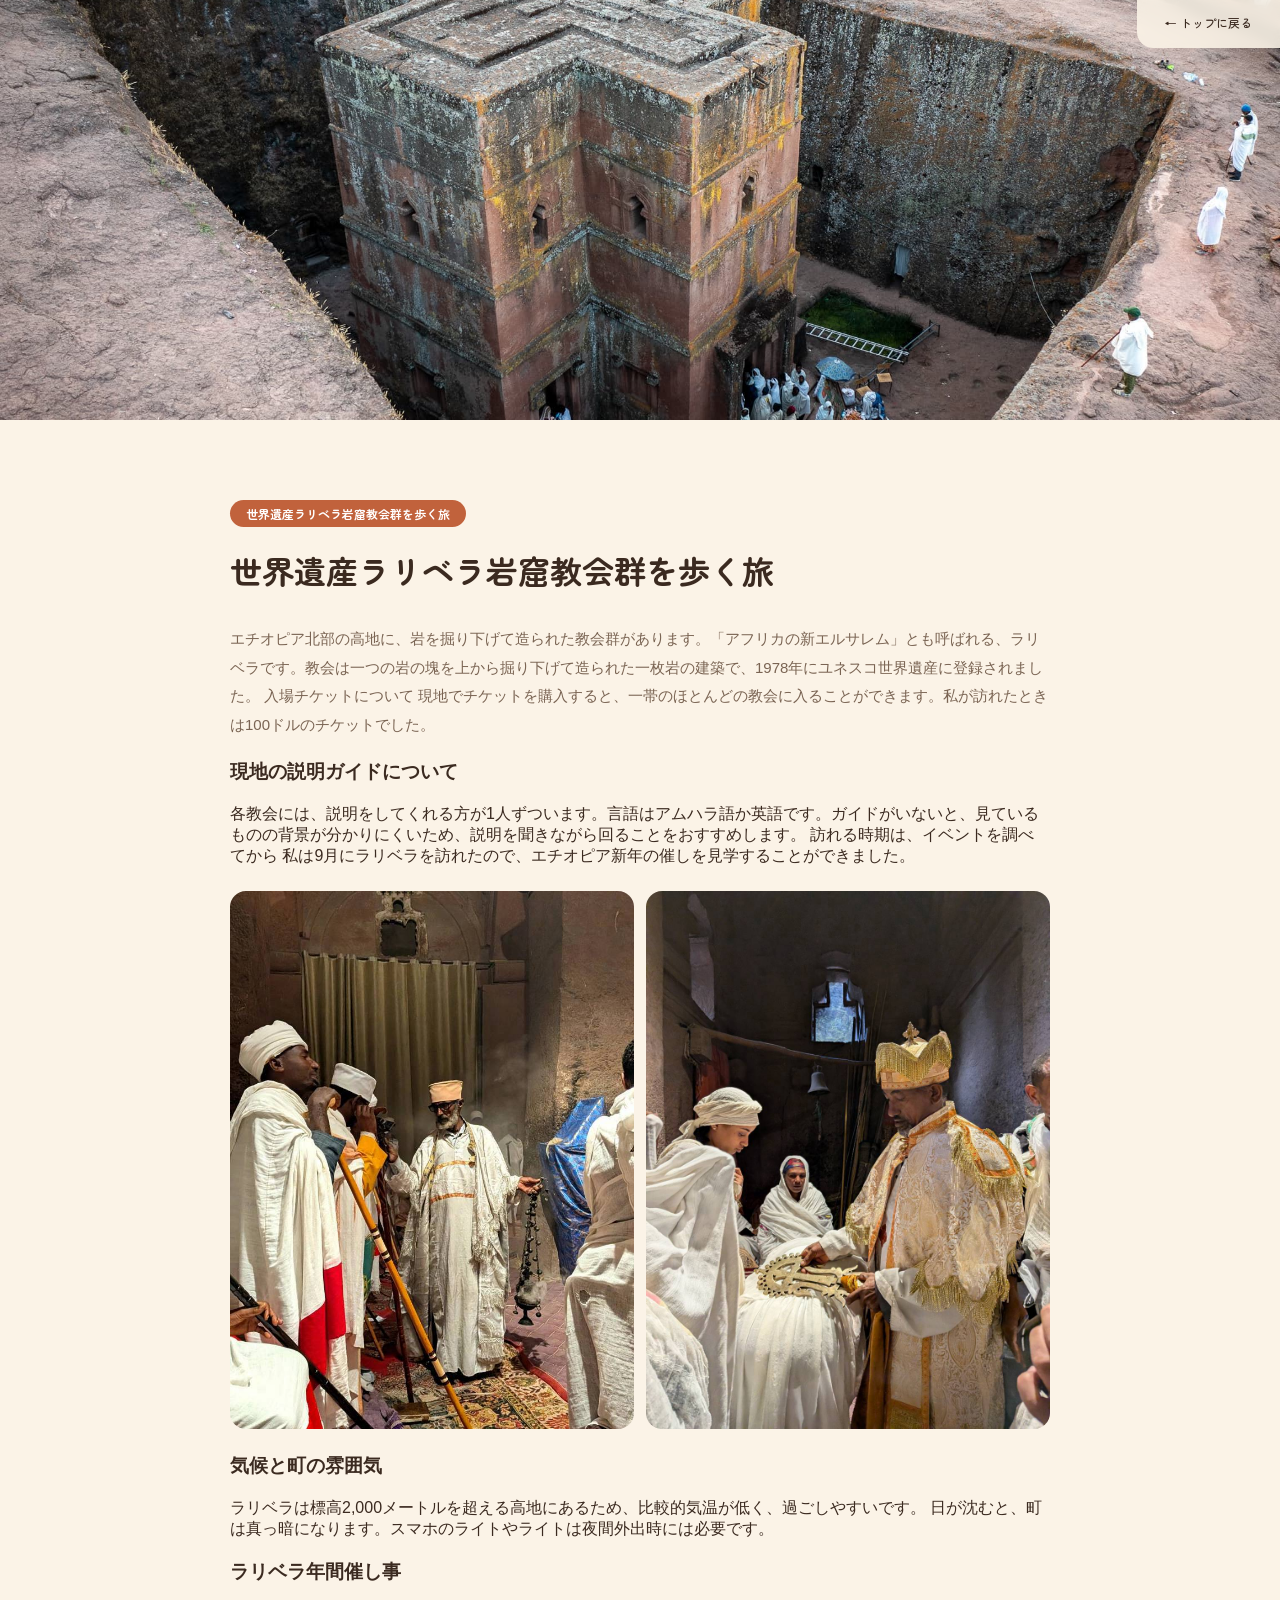
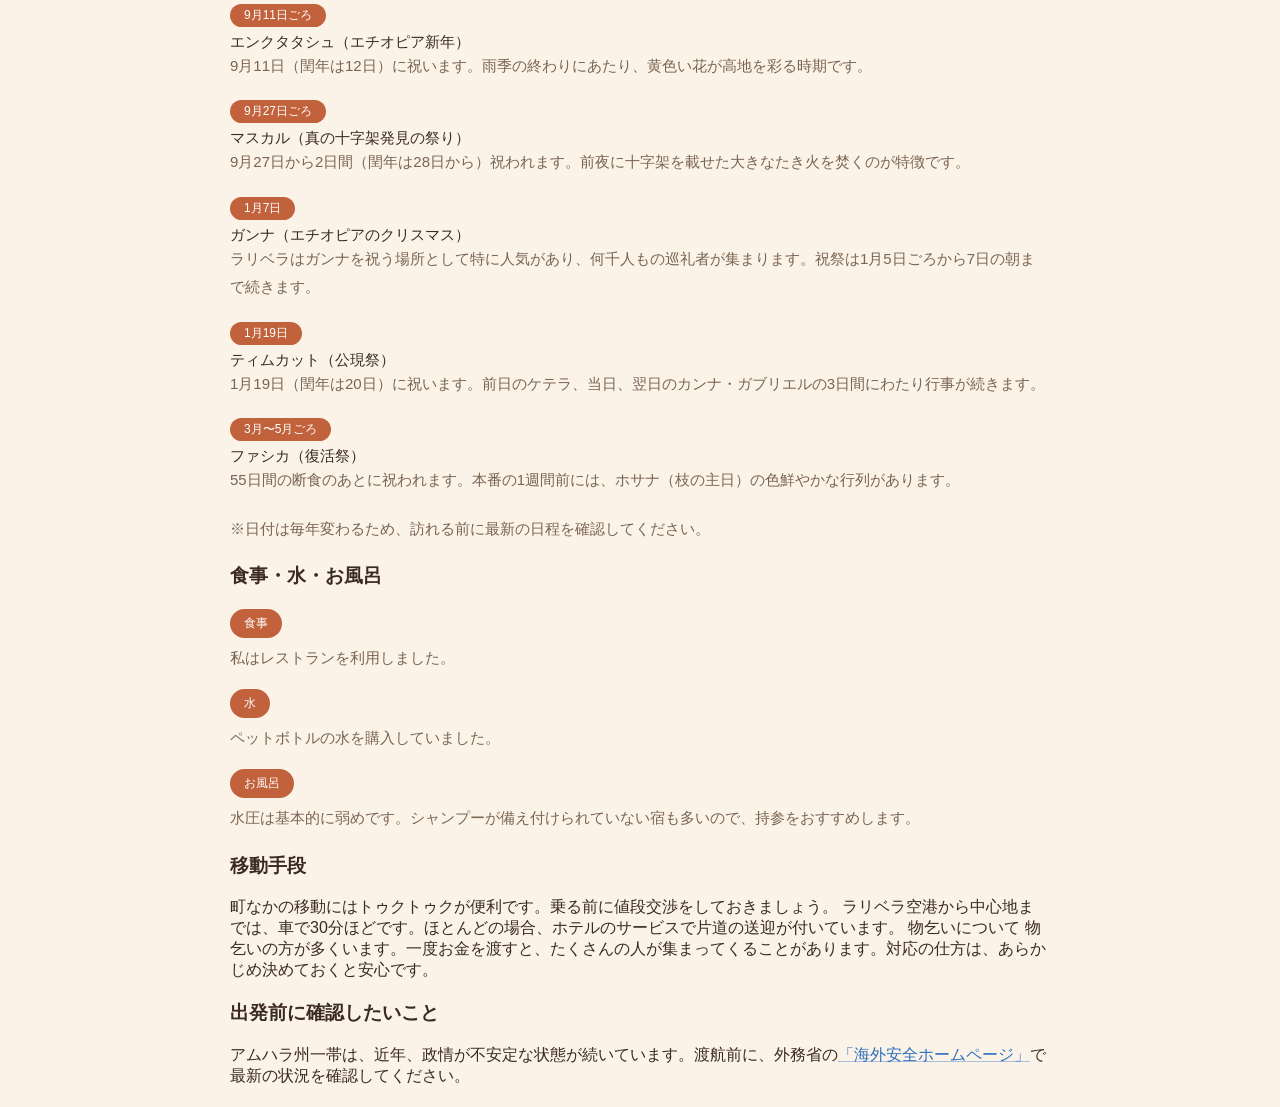
<file: articles/spot-a.html>
<!DOCTYPE html>
<html lang="ja">
<head>
<meta charset="UTF-8">
<meta name="viewport" content="width=device-width, initial-scale=1.0">
<title>スポットA | Echiopia</title>
<link rel="icon" type="image/svg+xml" href="../assets/favicon.svg">
<link rel="preconnect" href="https://fonts.googleapis.com">
<link rel="preconnect" href="https://fonts.gstatic.com" crossorigin>
<link href="https://fonts.googleapis.com/css2?family=Zen+Maru+Gothic:wght@400;500;700&display=swap" rel="stylesheet">
<link rel="stylesheet" href="../css/base.css">
<link rel="stylesheet" href="../css/header.css">
<link rel="stylesheet" href="../css/hero.css">
<link rel="stylesheet" href="../css/recommend.css">
<link rel="stylesheet" href="../css/spots.css">
<link rel="stylesheet" href="../css/article.css">
<link rel="stylesheet" href="../css/pricing.css">
<link rel="stylesheet" href="../css/agency.css">
<link rel="stylesheet" href="../css/coupon.css">
<link rel="stylesheet" href="../css/modal.css">
<link rel="stylesheet" href="../css/profile.css">
<link rel="stylesheet" href="../css/responsive.css">
</head>
<body>

<header class="site-header">
  <nav class="site-nav">
    <a class="article-back" href="../index.html#recommend">&larr; トップに戻る</a>
  </nav>
</header>

<div class="article-hero">
  <img src="../assets/images/spot-st-george-church.png" alt="聖ジョージ教会の空撮">
</div>

<main class="section">
  <article class="article-body">
    <span class="article-tag">世界遺産ラリベラ岩窟教会群を歩く旅</span>
    <h1 class="article-title">世界遺産ラリベラ岩窟教会群を歩く旅</h1>
    <p>エチオピア北部の高地に、岩を掘り下げて造られた教会群があります。「アフリカの新エルサレム」とも呼ばれる、ラリベラです。教会は一つの岩の塊を上から掘り下げて造られた一枚岩の建築で、1978年にユネスコ世界遺産に登録されました。
入場チケットについて
現地でチケットを購入すると、一帯のほとんどの教会に入ることができます。私が訪れたときは100ドルのチケットでした。
<h3>現地の説明ガイドについて</h3>
各教会には、説明をしてくれる方が1人ずついます。言語はアムハラ語か英語です。ガイドがいないと、見ているものの背景が分かりにくいため、説明を聞きながら回ることをおすすめします。
訪れる時期は、イベントを調べてから
私は9月にラリベラを訪れたので、エチオピア新年の催しを見学することができました。
<div class="article-image-gallery">
  <img src="../assets/images/lalibela-ceremony-1.jpg" alt="ラリベラの教会で行われる儀式の様子">
  <img src="../assets/images/lalibela-ceremony-2.jpg" alt="司祭が儀式を執り行う様子">
</div>
<h3>気候と町の雰囲気</h3>
ラリベラは標高2,000メートルを超える高地にあるため、比較的気温が低く、過ごしやすいです。
日が沈むと、町は真っ暗になります。スマホのライトやライトは夜間外出時には必要です。

<h3>ラリベラ年間催し事</h3>
<ul class="event-list">
  <li>
    <span class="event-date">9月11日ごろ</span>
    <h4 class="event-name">エンクタタシュ（エチオピア新年）</h4>
    <p class="event-desc">9月11日（閏年は12日）に祝います。雨季の終わりにあたり、黄色い花が高地を彩る時期です。</p>
  </li>
  <li>
    <span class="event-date">9月27日ごろ</span>
    <h4 class="event-name">マスカル（真の十字架発見の祭り）</h4>
    <p class="event-desc">9月27日から2日間（閏年は28日から）祝われます。前夜に十字架を載せた大きなたき火を焚くのが特徴です。</p>
  </li>
  <li>
    <span class="event-date">1月7日</span>
    <h4 class="event-name">ガンナ（エチオピアのクリスマス）</h4>
    <p class="event-desc">ラリベラはガンナを祝う場所として特に人気があり、何千人もの巡礼者が集まります。祝祭は1月5日ごろから7日の朝まで続きます。</p>
  </li>
  <li>
    <span class="event-date">1月19日</span>
    <h4 class="event-name">ティムカット（公現祭）</h4>
    <p class="event-desc">1月19日（閏年は20日）に祝います。前日のケテラ、当日、翌日のカンナ・ガブリエルの3日間にわたり行事が続きます。</p>
  </li>
  <li>
    <span class="event-date">3月〜5月ごろ</span>
    <h4 class="event-name">ファシカ（復活祭）</h4>
    <p class="event-desc">55日間の断食のあとに祝われます。本番の1週間前には、ホサナ（枝の主日）の色鮮やかな行列があります。</p>
  </li>
</ul>
<p class="event-note">※日付は毎年変わるため、訪れる前に最新の日程を確認してください。</p>

<h3>食事・水・お風呂</h3>
<ul class="kv-list">
  <li><span class="kv-term">食事</span><span class="kv-desc">私はレストランを利用しました。</span></li>
  <li><span class="kv-term">水</span><span class="kv-desc">ペットボトルの水を購入していました。</span></li>
  <li><span class="kv-term">お風呂</span><span class="kv-desc">水圧は基本的に弱めです。シャンプーが備え付けられていない宿も多いので、持参をおすすめします。</span></li>
</ul>
<h3>移動手段</h3>
町なかの移動にはトゥクトゥクが便利です。乗る前に値段交渉をしておきましょう。
ラリベラ空港から中心地までは、車で30分ほどです。ほとんどの場合、ホテルのサービスで片道の送迎が付いています。
</h3>物乞いについて</h3>
物乞いの方が多くいます。一度お金を渡すと、たくさんの人が集まってくることがあります。対応の仕方は、あらかじめ決めておくと安心です。
<h3>出発前に確認したいこと</h3>
アムハラ州一帯は、近年、政情が不安定な状態が続いています。渡航前に、外務省の<a href="https://www.anzen.mofa.go.jp/info/pcinfectionspothazardinfo_095.html#ad-image-0" target="_blank" rel="noopener noreferrer">「海外安全ホームページ」</a>で最新の状況を確認してください。
</p>
  </article>
</main>

</body>
</html>
</file>
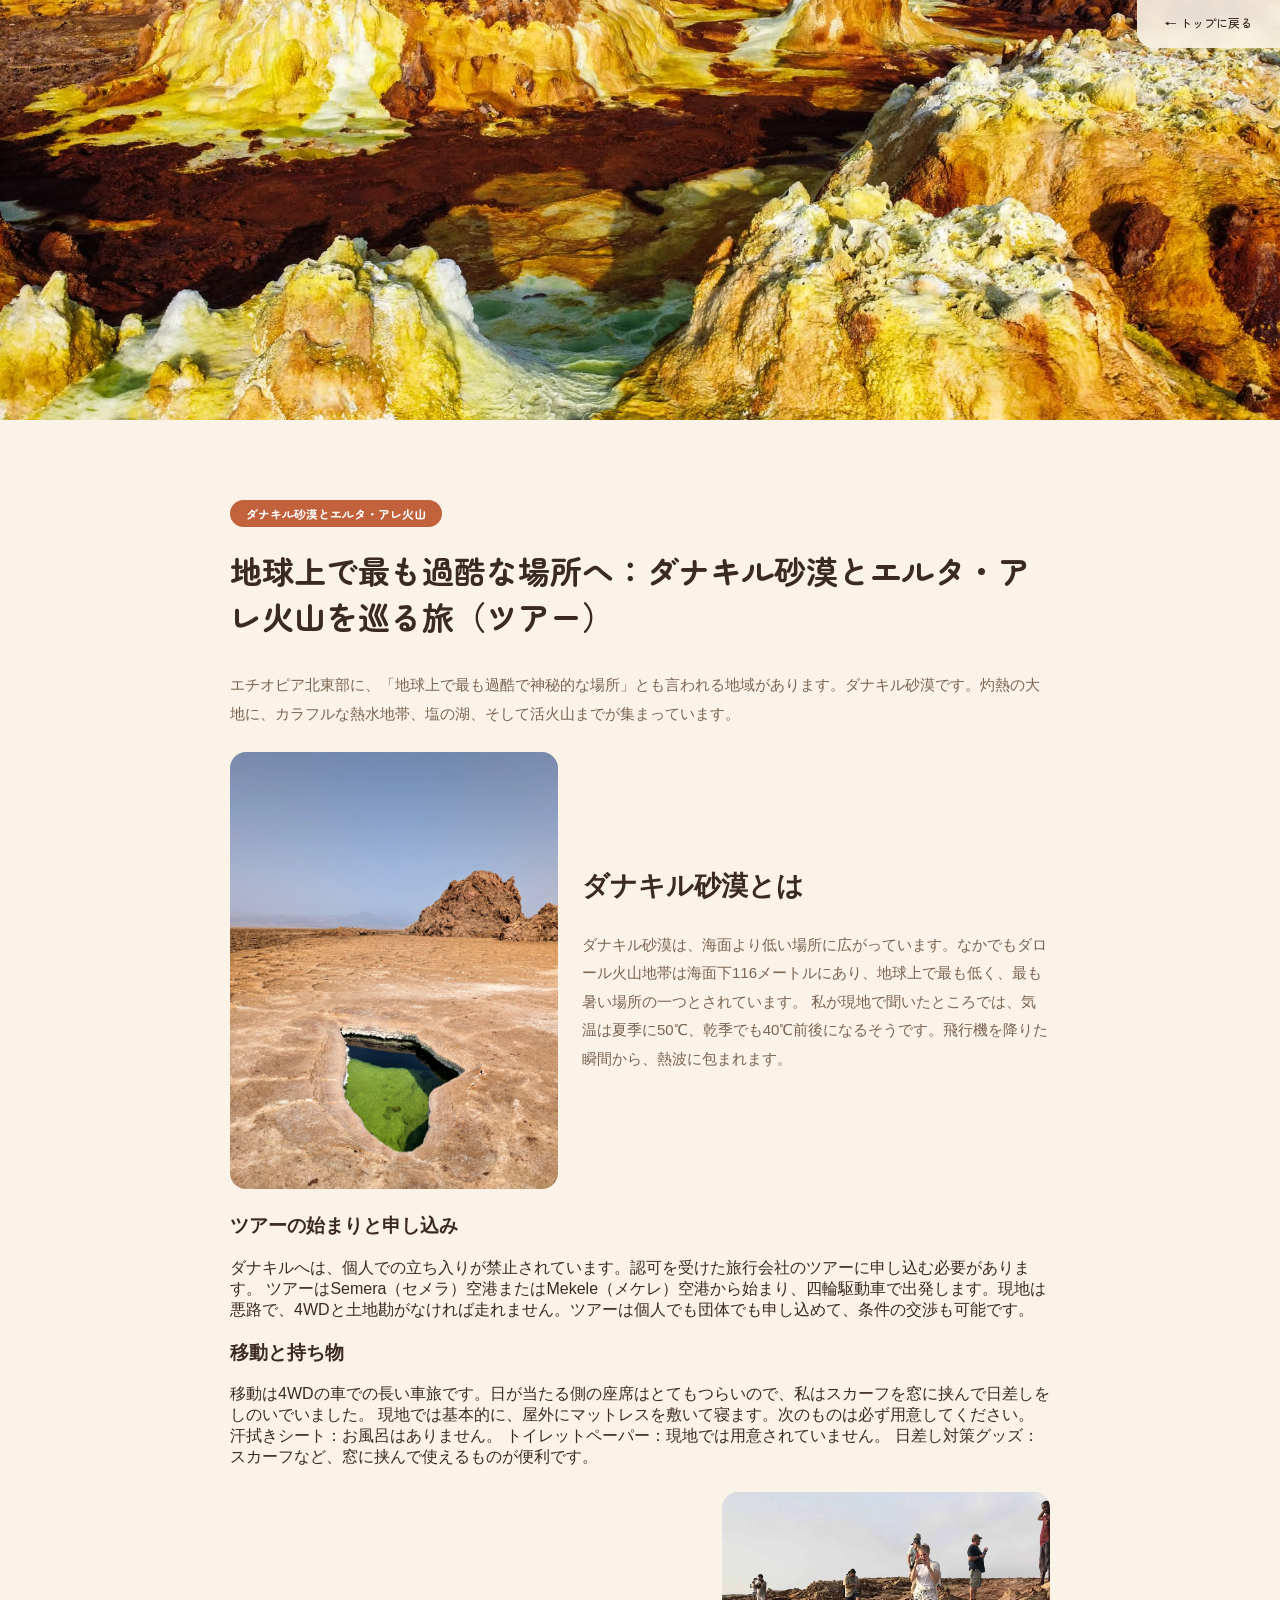
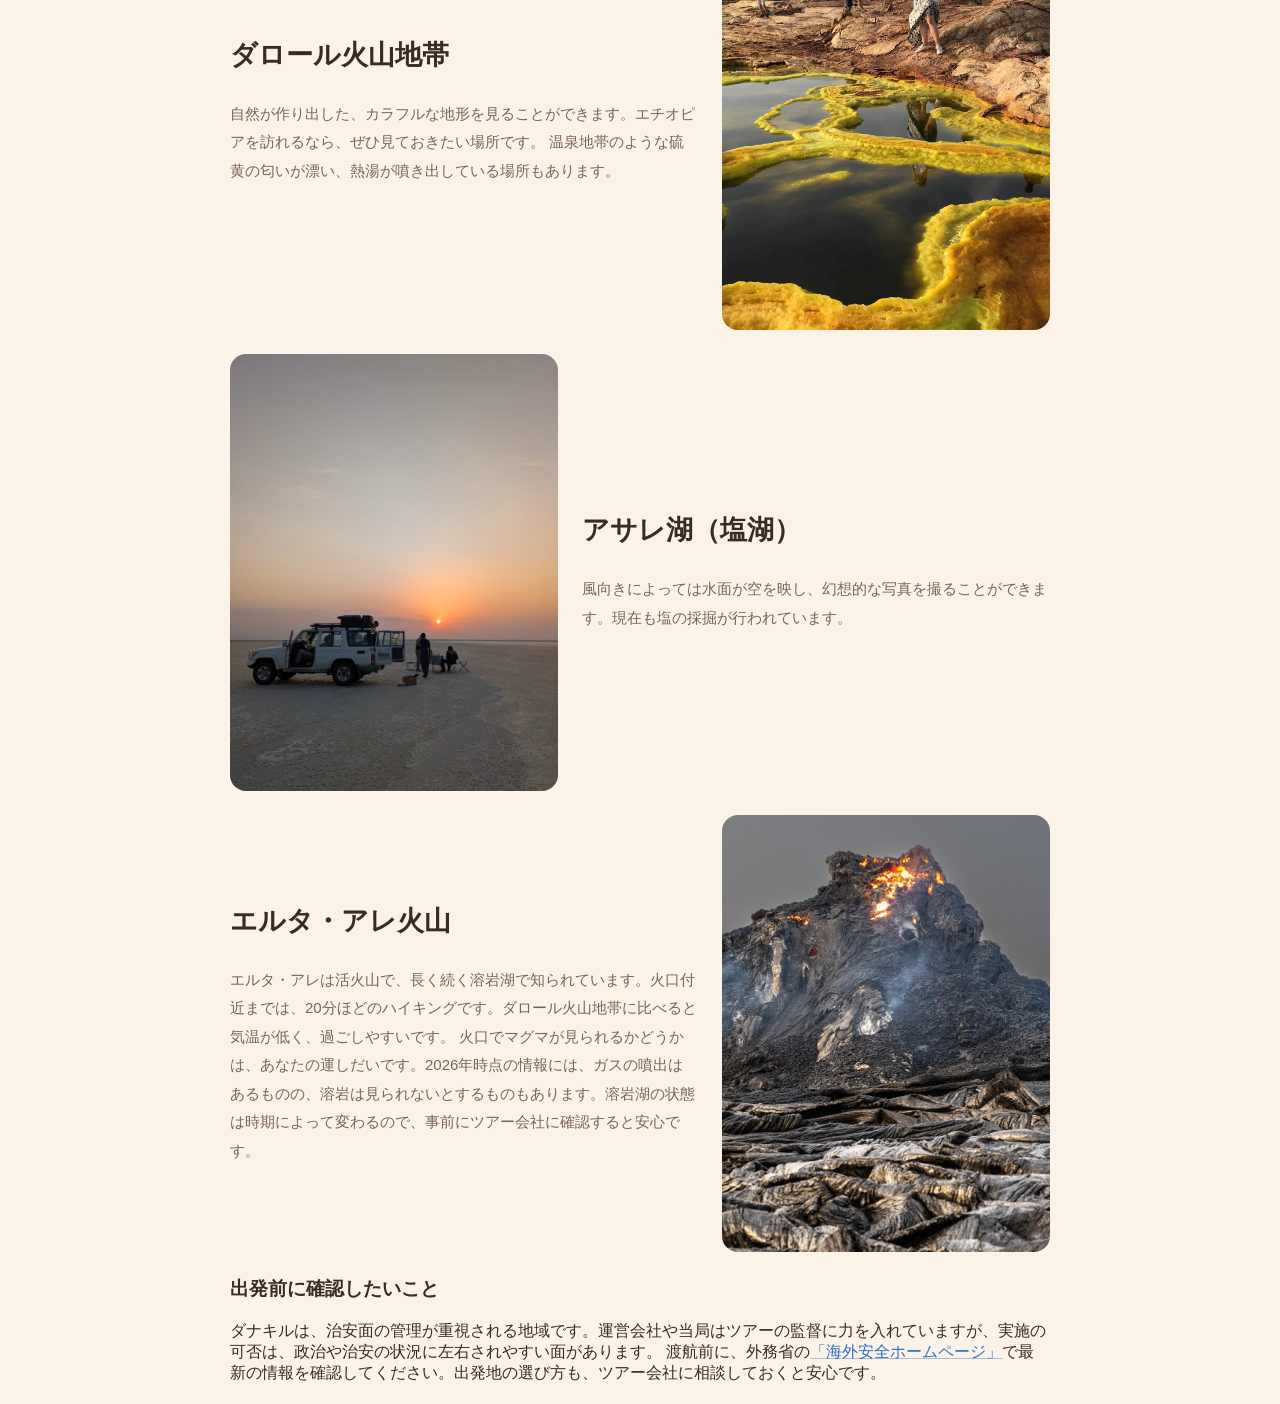
<file: articles/spot-b.html>
<!DOCTYPE html>
<html lang="ja">
<head>
<meta charset="UTF-8">
<meta name="viewport" content="width=device-width, initial-scale=1.0">
<title>ダナキル砂漠とエルタ・アレ火山 | Echiopia</title>
<link rel="icon" type="image/svg+xml" href="../assets/favicon.svg">
<link rel="preconnect" href="https://fonts.googleapis.com">
<link rel="preconnect" href="https://fonts.gstatic.com" crossorigin>
<link href="https://fonts.googleapis.com/css2?family=Zen+Maru+Gothic:wght@400;500;700&display=swap" rel="stylesheet">
<link rel="stylesheet" href="../css/base.css">
<link rel="stylesheet" href="../css/header.css">
<link rel="stylesheet" href="../css/hero.css">
<link rel="stylesheet" href="../css/recommend.css">
<link rel="stylesheet" href="../css/spots.css">
<link rel="stylesheet" href="../css/article.css">
<link rel="stylesheet" href="../css/pricing.css">
<link rel="stylesheet" href="../css/agency.css">
<link rel="stylesheet" href="../css/coupon.css">
<link rel="stylesheet" href="../css/modal.css">
<link rel="stylesheet" href="../css/profile.css">
<link rel="stylesheet" href="../css/responsive.css">
</head>
<body>

<header class="site-header">
  <nav class="site-nav">
    <a class="article-back" href="../index.html#recommend">&larr; トップに戻る</a>
  </nav>
</header>

<div class="article-hero">
  <img src="../assets/images/dallol-wonders-3.png" alt="ダロル奇観の風景">
</div>

<main class="section">
  <article class="article-body">
    <span class="article-tag">ダナキル砂漠とエルタ・アレ火山</span>
    <h1 class="article-title">地球上で最も過酷な場所へ：ダナキル砂漠とエルタ・アレ火山を巡る旅（ツアー）</h1>
    <p>エチオピア北東部に、「地球上で最も過酷で神秘的な場所」とも言われる地域があります。ダナキル砂漠です。灼熱の大地に、カラフルな熱水地帯、塩の湖、そして活火山までが集まっています。
<div class="article-media-row">
  <img src="../assets/images/InShot_20260909_210457527.jpg" alt="塩の大地に空いた穴に緑色の水が溜まるダナキル砂漠の風景">
  <div class="article-media-row__text">
    <h3>ダナキル砂漠とは</h3>
    <p>ダナキル砂漠は、海面より低い場所に広がっています。なかでもダロール火山地帯は海面下116メートルにあり、地球上で最も低く、最も暑い場所の一つとされています。
私が現地で聞いたところでは、気温は夏季に50℃、乾季でも40℃前後になるそうです。飛行機を降りた瞬間から、熱波に包まれます。</p>
  </div>
</div>
<h3>ツアーの始まりと申し込み</h3>
ダナキルへは、個人での立ち入りが禁止されています。認可を受けた旅行会社のツアーに申し込む必要があります。
ツアーはSemera（セメラ）空港またはMekele（メケレ）空港から始まり、四輪駆動車で出発します。現地は悪路で、4WDと土地勘がなければ走れません。ツアーは個人でも団体でも申し込めて、条件の交渉も可能です。
<h3>移動と持ち物</h3>
移動は4WDの車での長い車旅です。日が当たる側の座席はとてもつらいので、私はスカーフを窓に挟んで日差しをしのいでいました。
現地では基本的に、屋外にマットレスを敷いて寝ます。次のものは必ず用意してください。
汗拭きシート：お風呂はありません。
トイレットペーパー：現地では用意されていません。
日差し対策グッズ：スカーフなど、窓に挟んで使えるものが便利です。
<div class="article-media-row">
  <div class="article-media-row__text">
    <h3>ダロール火山地帯</h3>
    <p>自然が作り出した、カラフルな地形を見ることができます。エチオピアを訪れるなら、ぜひ見ておきたい場所です。
温泉地帯のような硫黄の匂いが漂い、熱湯が噴き出している場所もあります。</p>
  </div>
  <img src="../assets/images/Clients in Dallol Witnessing the Wonders of Danakil.jpg" alt="ダロールの硫黄色の塩湖を眺める観光客たち">
</div>
<div class="article-media-row">
  <img src="../assets/images/InShot_20260909_211536329.jpg" alt="塩原で夕日を眺める4WD車と旅行者たち">
  <div class="article-media-row__text">
    <h3>アサレ湖（塩湖）</h3>
    <p>風向きによっては水面が空を映し、幻想的な写真を撮ることができます。現在も塩の採掘が行われています。</p>
  </div>
</div>
<div class="article-media-row">
  <div class="article-media-row__text">
    <h3>エルタ・アレ火山</h3>
    <p>エルタ・アレは活火山で、長く続く溶岩湖で知られています。火口付近までは、20分ほどのハイキングです。ダロール火山地帯に比べると気温が低く、過ごしやすいです。
火口でマグマが見られるかどうかは、あなたの運しだいです。2026年時点の情報には、ガスの噴出はあるものの、溶岩は見られないとするものもあります。溶岩湖の状態は時期によって変わるので、事前にツアー会社に確認すると安心です。</p>
  </div>
  <img src="../assets/images/Erta Ale Eruption Danakil Adventure with Tanian Tours.jpg" alt="塩の大地に空いた穴に緑色の水が溜まるダナキル砂漠の風景">
</div>
<h3>出発前に確認したいこと</h3>
ダナキルは、治安面の管理が重視される地域です。運営会社や当局はツアーの監督に力を入れていますが、実施の可否は、政治や治安の状況に左右されやすい面があります。
渡航前に、外務省の<a href="https://www.anzen.mofa.go.jp/info/pcinfectionspothazardinfo_095.html#ad-image-0" target="_blank" rel="noopener noreferrer">「海外安全ホームページ」</a>で最新の情報を確認してください。出発地の選び方も、ツアー会社に相談しておくと安心です。
</p>
  </article>
</main>

</body>
</html>
</file>
<file: css/base.css>
:root {
  --color-text: #3b2a20;
  --color-text-soft: #7a6453;
  --color-bg: #fbf3e7;
  --color-bg-card: #fffaf2;
  --color-bg-footer: #3f2e22;
  --color-placeholder: #e7d9c3;
  --color-primary: #c1623c;
  --color-primary-dark: #9b4b2c;
  --color-accent: #a3b570;
  --color-accent-green: #006600;
  --color-accent-yellow: #FFD700;
  --color-accent-blue: #0033CC;
  --color-accent-red: #CC0000;
  --color-gold: #d9a441;
  --color-border: #e6d5bd;
  --font-heading: "Zen Maru Gothic", "Hiragino Kaku Gothic ProN", "Hiragino Sans", "Yu Gothic", sans-serif;
  --max-width: 1329px;
  --radius-card: 24px;
}

* {
  box-sizing: border-box;
}

body {
  margin: 0;
  font-family: "Inter", "Hiragino Kaku Gothic ProN", "Hiragino Sans", "Yu Gothic", sans-serif;
  color: var(--color-text);
  background: var(--color-bg);
}

a {
  color: inherit;
  text-decoration: none;
}

img {
  display: block;
  max-width: 100%;
}


/* Sections */
.section {
  max-width: var(--max-width);
  margin: 0 auto;
  padding: 80px 24px 0;
}

.section-title {
  position: relative;
  font-family: var(--font-heading);
  font-size: 36px;
  font-weight: 500;
  margin: 0 0 45px;
  padding-left: 22px;
}

.section-title::before {
  content: "";
  position: absolute;
  left: 0;
  top: 0.2em;
  bottom: 0.2em;
  width: 6px;
  border-radius: 3px;
  background: linear-gradient(180deg, var(--color-primary), var(--color-accent));
}

.section-title--small {
  font-size: 24px;
}
</file>
<file: css/header.css>
/* Header / Nav */
.site-header {
  position: relative;
}

.site-nav {
  position: absolute;
  top: 0;
  right: 0;
  z-index: 10;
  display: flex;
  gap: 24px;
  align-items: center;
  height: 48px;
  padding: 0 28px;
  background: rgba(251, 243, 231, 0.9);
  backdrop-filter: blur(6px);
  border-bottom-left-radius: 16px;
  font-family: var(--font-heading);
  font-size: 12px;
  font-weight: 500;
  color: var(--color-text);
  white-space: nowrap;
}

.site-nav a {
  position: relative;
  padding-bottom: 4px;
}

.site-nav a::after {
  content: "";
  position: absolute;
  left: 0;
  bottom: 0;
  width: 0;
  height: 2px;
  background: var(--color-primary);
  transition: width 0.2s ease;
}

.site-nav a:hover::after,
.site-nav a:focus-visible::after {
  width: 100%;
}

.nav-toggle {
  display: none;
  flex-direction: column;
  justify-content: center;
  align-items: center;
  gap: 5px;
  width: 44px;
  height: 44px;
  position: absolute;
  top: 8px;
  right: 8px;
  z-index: 20;
  border: none;
  border-radius: 50%;
  background: rgba(251, 243, 231, 0.9);
  backdrop-filter: blur(6px);
  box-shadow: 0 4px 12px rgba(59, 42, 32, 0.12);
  cursor: pointer;
}

.nav-toggle__bar {
  display: block;
  width: 20px;
  height: 2px;
  border-radius: 1px;
  background: var(--color-text);
  transition: transform 0.2s ease, opacity 0.2s ease;
}

.nav-toggle[aria-expanded="true"] .nav-toggle__bar:nth-child(1) {
  transform: translateY(7px) rotate(45deg);
}

.nav-toggle[aria-expanded="true"] .nav-toggle__bar:nth-child(2) {
  opacity: 0;
}

.nav-toggle[aria-expanded="true"] .nav-toggle__bar:nth-child(3) {
  transform: translateY(-7px) rotate(-45deg);
}
</file>
<file: css/hero.css>
/* Hero */
.hero {
  position: relative;
  width: 100%;
  height: 537px;
  overflow: hidden;
  -webkit-mask-image: linear-gradient(90deg, transparent 0%, #000 8%, #000 92%, transparent 100%);
  mask-image: linear-gradient(90deg, transparent 0%, #000 8%, #000 92%, transparent 100%);
}

.hero::after {
  content: "";
  position: absolute;
  inset: 0;
  z-index: 1;
  background: linear-gradient(180deg, rgba(59, 42, 32, 0) 50%, rgba(59, 42, 32, 0.4) 100%),
    linear-gradient(90deg, rgba(59, 42, 32, 0.2), rgba(59, 42, 32, 0) 15%, rgba(59, 42, 32, 0) 85%, rgba(59, 42, 32, 0.2));
  pointer-events: none;
}

.hero-track {
  display: flex;
  width: max-content;
  height: 100%;
  animation: hero-scroll 130s linear infinite;
}

.hero-track img {
  height: 100%;
  width: auto;
  max-width: none;
  flex-shrink: 0;
  object-fit: cover;
  box-shadow: inset -1px 0 0 rgba(255, 255, 255, 0.15);
  filter: saturate(1.08) contrast(1.03);
  transform-origin: center center;
  animation: hero-kenburns 32s ease-in-out infinite alternate;
  will-change: transform;
}

.hero-track img:nth-child(odd) { animation-delay: 0s; }
.hero-track img:nth-child(even) { animation-delay: -16s; }

@keyframes hero-scroll {
  from { transform: translateX(0); }
  to { transform: translateX(-50%); }
}

@keyframes hero-kenburns {
  0% { transform: scale(1); }
  100% { transform: scale(1.14); }
}

@media (prefers-reduced-motion: reduce) {
  .hero-track,
  .hero-track img {
    animation: none;
  }
}
</file>
<file: css/recommend.css>
/* Recommend section (2 large cards) */
.recommend-grid {
  display: flex;
  flex-wrap: wrap;
  align-items: flex-start;
  justify-content: space-between;
  gap: 40px;
}

.recommend-card {
  display: block;
  flex: 1 1 420px;
  max-width: 644px;
  background: var(--color-bg-card);
  border: 1px solid var(--color-border);
  border-radius: var(--radius-card);
  box-shadow: 0 12px 28px rgba(59, 42, 32, 0.1);
  overflow: hidden;
  cursor: pointer;
  transition: transform 0.2s ease, box-shadow 0.2s ease;
}

.recommend-card:hover {
  transform: translateY(-4px);
  box-shadow: 0 16px 34px rgba(59, 42, 32, 0.16);
}

.recommend-card img {
  width: 100%;
  height: 410px;
  object-fit: cover;
}

.recommend-card h3 {
  display: block;
  font-family: var(--font-heading);
  font-size: 20px;
  font-weight: 700;
  color: var(--color-text);
  line-height: 1.4;
  margin: 24px 20px 0;
}

.recommend-card p {
  display: -webkit-box;
  -webkit-box-orient: vertical;
  -webkit-line-clamp: 3;
  line-clamp: 3;
  overflow: hidden;
  font-size: 14px;
  font-weight: 500;
  color: var(--color-text-soft);
  line-height: 1.7;
  margin: 10px 20px 24px;
}
</file>
<file: css/spots.css>
/* Spots grid (3 cols x 2 rows) */
.spots-grid {
  display: grid;
  grid-template-columns: repeat(3, minmax(0, 1fr));
  grid-template-rows: repeat(2, minmax(0, 1fr));
  gap: 45px 36px;
}

.spot-card--c1r1 { grid-column: 1; grid-row: 1; }
.spot-card--yellow { grid-column: 2; grid-row: 1; }
.spot-card--red { grid-column: 3; grid-row: 1; }
.spot-card--blue { grid-column: 1; grid-row: 2; }
.spot-card--green { grid-column: 2; grid-row: 2; }
.spot-card--c3r2 { grid-column: 3; grid-row: 2; }

.spot-card {
  background: var(--color-bg-card);
  border: 1px solid var(--color-border);
  border-radius: var(--radius-card);
  box-shadow: 0 10px 24px rgba(59, 42, 32, 0.08);
  overflow: hidden;
  cursor: pointer;
  transition: transform 0.2s ease, box-shadow 0.2s ease;
}

.spot-card img {
  width: 100%;
  height: 267px;
  object-fit: cover;
}

.spot-card h3 {
  display: inline-block;
  font-family: var(--font-heading);
  font-size: 22px;
  font-weight: 700;
  color: var(--color-accent-green);
  margin: 24px 20px 0;
}

.spot-card--yellow h3 {
  color: var(--color-accent-yellow);
  -webkit-text-stroke: 1px #997a00;
  paint-order: stroke fill;
}

.spot-card--red h3 {
  color: var(--color-accent-red);
}

.spot-card--blue h3 {
  color: var(--color-accent-blue);
}

.spot-card p {
  display: -webkit-box;
  -webkit-box-orient: vertical;
  -webkit-line-clamp: 3;
  line-clamp: 3;
  overflow: hidden;
  font-size: 13px;
  font-weight: 500;
  color: var(--color-text-soft);
  line-height: 1.7;
  margin: 10px 20px 24px;
}

.spot-card:hover,
.spot-card:focus-visible {
  transform: translateY(-6px);
  box-shadow: 0 16px 32px rgba(59, 42, 32, 0.18);
  outline: none;
}
</file>
<file: css/article.css>
/* Article page */
.article-back {
  display: inline-flex;
  align-items: center;
  gap: 6px;
  font-size: 12px;
}

.article-hero {
  width: 100%;
  height: 420px;
  overflow: hidden;
}

.article-hero img {
  width: 100%;
  height: 100%;
  object-fit: cover;
}

.article-body {
  max-width: 820px;
  margin: 0 auto;
}

.article-tag {
  display: inline-block;
  font-family: var(--font-heading);
  font-size: 12px;
  font-weight: 700;
  color: #fff;
  background: var(--color-primary);
  padding: 5px 16px;
  border-radius: 999px;
  margin-bottom: 20px;
}

.article-title {
  font-family: var(--font-heading);
  font-size: 32px;
  font-weight: 700;
  color: var(--color-text);
  margin: 0 0 32px;
}

.article-body p {
  font-size: 15px;
  color: var(--color-text-soft);
  line-height: 1.9;
  margin: 0 0 20px;
}

.text-emphasis {
  color: #c1272d;
  font-weight: 500;
}

.article-body a {
  color: #2d6fc1;
  text-decoration: underline;
  text-decoration-color: rgba(45, 111, 193, 0.4);
  transition: color 0.2s ease, text-decoration-color 0.2s ease;
}

.article-body a:hover,
.article-body a:focus-visible {
  color: #1c4f94;
  text-decoration-color: currentColor;
}

.kv-list {
  list-style: none;
  margin: 0 0 20px;
  padding: 0;
}

.kv-list li {
  display: block;
  margin-bottom: 16px;
  font-size: 15px;
  line-height: 1.9;
  color: var(--color-text-soft);
}

.kv-term {
  display: inline-block;
  background: var(--color-primary);
  color: #fff;
  font-size: 12px;
  font-weight: 500;
  padding: 3px 14px;
  border-radius: 999px;
  margin: 0 0 6px;
}

.kv-desc {
  display: block;
}

.event-list {
  list-style: none;
  margin: 0 0 16px;
  padding: 0;
}

.event-list li {
  margin-bottom: 16px;
}

.event-date {
  display: inline-block;
  background: var(--color-primary);
  color: #fff;
  font-size: 12px;
  font-weight: 500;
  padding: 3px 14px;
  border-radius: 999px;
  margin: 0 0 6px;
}

.event-name {
  display: block;
  font-size: 15px;
  font-weight: 500;
  color: var(--color-text);
  margin: 0;
}

.event-desc {
  margin: 4px 0 0;
  font-size: 15px;
  line-height: 1.9;
  color: var(--color-text-soft);
}

.event-note {
  font-size: 13px;
  color: var(--color-text-soft);
}

.article-media-row {
  display: flex;
  align-items: center;
  gap: 24px;
  margin: 24px 0;
}

.article-media-row img {
  flex: 0 0 40%;
  width: 40%;
  height: auto;
  aspect-ratio: 3 / 4;
  object-fit: cover;
  border-radius: 16px;
}

.article-media-row__text {
  flex: 1;
}

.article-media-row__text h3 {
  margin-top: 0;
  font-size: 27px;
}

.article-media-row__text p {
  margin: 0;
}

.article-image-gallery {
  display: grid;
  grid-template-columns: repeat(2, 1fr);
  gap: 12px;
  margin: 24px 0;
}

.article-image-gallery img {
  width: 100%;
  height: auto;
  aspect-ratio: 3 / 4;
  object-fit: cover;
  border-radius: 16px;
}

@media (max-width: 600px) {
  .article-hero { height: 220px; }
  .article-title { font-size: 24px; }
  .article-image-gallery { gap: 8px; }

  .article-media-row {
    flex-direction: column;
    align-items: stretch;
    gap: 16px;
  }

  .article-media-row img {
    width: 100%;
    order: 2;
  }

  .article-media-row__text {
    order: 1;
  }
}
</file>
<file: css/pricing.css>
/* Pricing section */
.pricing-note {
  margin: -25px 0 12px;
  font-size: 13px;
  color: var(--color-text-soft);
}

.pricing-disclaimer {
  display: flex;
  align-items: flex-start;
  gap: 8px;
  margin: 0 0 32px;
  padding: 14px 18px;
  background: var(--color-placeholder);
  border-radius: 12px;
  font-size: 12px;
  line-height: 1.7;
  color: var(--color-text-soft);
}

.pricing-disclaimer::before {
  content: "\24D8";
  flex-shrink: 0;
  font-weight: 700;
  color: var(--color-primary-dark);
}

.price-grid {
  display: flex;
  flex-wrap: wrap;
  align-items: stretch;
  gap: 28px;
}

.price-card {
  position: relative;
  flex: 1 1 300px;
  background: var(--color-bg-card);
  border: 1px solid var(--color-border);
  border-radius: var(--radius-card);
  box-shadow: 0 10px 24px rgba(59, 42, 32, 0.08);
  padding: 32px 28px;
  transition: transform 0.2s ease, box-shadow 0.2s ease;
}

.price-card:hover {
  transform: translateY(-4px);
  box-shadow: 0 16px 32px rgba(59, 42, 32, 0.16);
}

.price-card--featured {
  background: linear-gradient(170deg, var(--color-bg-card), #fdf0dd);
  border: 2px solid var(--color-primary);
  box-shadow: 0 16px 32px rgba(193, 98, 60, 0.18);
  cursor: pointer;
}

.price-card--featured:focus-visible {
  outline: 3px solid var(--color-gold);
  outline-offset: 2px;
}

.price-card__badge {
  position: absolute;
  top: -14px;
  right: 28px;
  font-family: var(--font-heading);
  font-size: 11px;
  font-weight: 700;
  color: #fff;
  background: var(--color-gold);
  padding: 5px 14px;
  border-radius: 999px;
  box-shadow: 0 6px 14px rgba(217, 164, 65, 0.4);
}

.price-card__name {
  font-family: var(--font-heading);
  font-size: 16px;
  font-weight: 700;
  color: var(--color-text);
  margin: 0 0 16px;
}

.price-card__price {
  display: flex;
  align-items: baseline;
  gap: 6px;
  margin: 0 0 24px;
  padding-bottom: 20px;
  border-bottom: 1px dashed var(--color-border);
}

.price-card__amount {
  font-family: var(--font-heading);
  font-size: 32px;
  font-weight: 700;
  color: var(--color-primary-dark);
}

.price-card__unit {
  font-size: 12px;
  color: var(--color-text-soft);
}

.price-card__features {
  list-style: none;
  margin: 0;
  padding: 0;
}

.price-card__features li {
  position: relative;
  font-size: 13px;
  color: var(--color-text-soft);
  line-height: 1.6;
  padding-left: 22px;
  margin-bottom: 10px;
}

.price-card__features li::before {
  content: "\2713";
  position: absolute;
  left: 0;
  top: 0;
  color: var(--color-accent);
  font-weight: 700;
}

.price-card__features li:last-child {
  margin-bottom: 0;
}

.price-card__features strong {
  color: var(--color-primary-dark);
  font-weight: 700;
}
</file>
<file: css/agency.css>
/* Travel agency section */
.agency-card {
  display: flex;
  align-items: center;
  gap: 36px;
  background: var(--color-bg-card);
  border: 1px solid var(--color-border);
  border-radius: var(--radius-card);
  box-shadow: 0 12px 28px rgba(59, 42, 32, 0.1);
  padding: 36px;
}

.agency-card__logo {
  display: flex;
  align-items: center;
  justify-content: center;
  flex-shrink: 0;
  width: 160px;
  height: 120px;
  border-radius: 20px;
  background: #fff;
  padding: 14px;
  box-shadow: 0 4px 14px rgba(59, 42, 32, 0.08);
}

.agency-card__logo img {
  width: 100%;
  height: 100%;
  object-fit: contain;
}

.agency-card__badge {
  display: inline-block;
  font-family: var(--font-heading);
  font-size: 11px;
  font-weight: 700;
  color: var(--color-primary-dark);
  background: #f6ded0;
  padding: 4px 12px;
  border-radius: 999px;
  margin: 0 0 12px;
}

.agency-card__name {
  font-family: var(--font-heading);
  font-size: 20px;
  font-weight: 700;
  color: var(--color-text);
  margin: 0 0 12px;
}

.agency-card__description {
  font-size: 13px;
  color: var(--color-text-soft);
  line-height: 1.8;
  margin: 0 0 18px;
}

.agency-card__link {
  display: inline-flex;
  align-items: center;
  gap: 6px;
  font-size: 12px;
  font-weight: 700;
  color: #fff;
  background: var(--color-primary);
  padding: 10px 22px;
  border-radius: 999px;
  transition: background 0.15s ease;
}

.agency-card__link:hover,
.agency-card__link:focus-visible {
  background: var(--color-primary-dark);
  outline: none;
}

@media (max-width: 600px) {
  .agency-card {
    flex-direction: column;
    text-align: center;
    padding: 28px 24px;
  }
}
</file>
<file: css/coupon.css>
/* Coupon section */
.coupon-grid {
  display: flex;
  flex-wrap: wrap;
  gap: 28px;
}

.coupon-card {
  position: relative;
  display: flex;
  flex: 1 1 320px;
  background: var(--color-bg-card);
  border-radius: var(--radius-card);
  box-shadow: 0 10px 24px rgba(59, 42, 32, 0.08);
  overflow: hidden;
  transition: transform 0.2s ease, box-shadow 0.2s ease;
}

.coupon-card:hover {
  transform: translateY(-4px);
  box-shadow: 0 16px 32px rgba(59, 42, 32, 0.16);
}

.coupon-card::before,
.coupon-card::after {
  content: "";
  position: absolute;
  left: 120px;
  width: 20px;
  height: 20px;
  border-radius: 50%;
  background: var(--color-bg);
  transform: translateX(-50%);
  z-index: 2;
}

.coupon-card::before { top: -10px; }
.coupon-card::after { bottom: -10px; }

.coupon-card__rate {
  position: relative;
  display: flex;
  flex: 0 0 120px;
  flex-direction: column;
  align-items: center;
  justify-content: center;
  background: linear-gradient(160deg, var(--color-primary), var(--color-primary-dark));
  color: #fff;
  font-family: var(--font-heading);
  border-right: 2px dashed rgba(255, 255, 255, 0.5);
}

.coupon-card__percent {
  font-size: 32px;
  font-weight: 700;
  line-height: 1;
}

.coupon-card__percent small {
  font-size: 15px;
  margin-left: 2px;
}

.coupon-card__off {
  margin-top: 6px;
  font-size: 11px;
  letter-spacing: 0.1em;
}

.coupon-card__body {
  flex: 1;
  min-width: 0;
  padding: 20px 24px;
}

.coupon-card__body h3 {
  font-family: var(--font-heading);
  font-size: 15px;
  font-weight: 700;
  color: var(--color-text);
  margin: 0 0 8px;
}

.coupon-card__body p {
  font-size: 12px;
  color: var(--color-text-soft);
  line-height: 1.6;
  margin: 0 0 10px;
}

.coupon-card__code {
  display: inline-flex;
  align-items: center;
  gap: 6px;
  font: inherit;
  font-weight: 700;
  color: var(--color-primary-dark);
  background: var(--color-placeholder);
  border: none;
  padding: 5px 12px;
  border-radius: 6px;
  letter-spacing: 0.05em;
  cursor: pointer;
  transition: background 0.15s ease, color 0.15s ease;
}

.coupon-card__code::after {
  content: "\1F4CB";
  font-size: 11px;
}

.coupon-card__code:hover,
.coupon-card__code:focus-visible {
  background: var(--color-gold);
  color: #fff;
  outline: none;
}

.coupon-card__code.is-copied {
  background: var(--color-accent);
  color: #fff;
}

.coupon-card__code.is-copied::after {
  content: "\2713";
}

.coupon-card__expiry {
  margin: 8px 0 0 !important;
  font-size: 11px;
}
</file>
<file: css/modal.css>
/* Spot detail modal */
.modal-overlay {
  position: fixed;
  inset: 0;
  z-index: 100;
  display: flex;
  align-items: center;
  justify-content: center;
  padding: 24px;
  background: rgba(59, 42, 32, 0.55);
}

.modal-overlay[hidden] {
  display: none;
}

body.modal-open {
  overflow: hidden;
}

.modal {
  position: relative;
  width: 100%;
  max-width: 560px;
  max-height: 90vh;
  overflow-y: auto;
  background: var(--color-bg-card);
  border-radius: var(--radius-card);
  padding: 32px;
}

.modal-image {
  width: 100%;
  height: 320px;
  object-fit: cover;
  border-radius: 12px;
  margin-bottom: 24px;
}

.modal h3 {
  font-family: var(--font-heading);
  font-size: 20px;
  color: var(--color-primary-dark);
  margin: 0 0 12px;
}

.modal-description {
  display: flex;
  flex-direction: column;
  gap: 10px;
}

.modal-description a {
  color: #2d6fc1;
  text-decoration: underline;
  text-decoration-color: rgba(45, 111, 193, 0.4);
  transition: color 0.2s ease, text-decoration-color 0.2s ease;
}

.modal-description a:hover,
.modal-description a:focus-visible {
  color: #1c4f94;
  text-decoration-color: currentColor;
}

.modal-subheading {
  display: block;
  font-size: 16px;
  font-weight: 700;
  color: var(--color-text);
  margin-top: 24px;
}

.modal-subheading:first-child {
  margin-top: 0;
}

.modal p {
  font-size: 14px;
  color: var(--color-text-soft);
  line-height: 1.8;
  margin: 0;
  white-space: pre-line;
}

.modal-map {
  margin-top: 20px;
  border-radius: 12px;
  overflow: hidden;
  aspect-ratio: 16 / 9;
}

.modal-map iframe {
  width: 100%;
  height: 100%;
  border: 0;
  display: block;
}

.modal-close {
  position: absolute;
  top: 16px;
  right: 16px;
  width: 36px;
  height: 36px;
  border: none;
  border-radius: 50%;
  background: var(--color-placeholder);
  color: var(--color-text);
  font-size: 20px;
  line-height: 1;
  cursor: pointer;
}

.modal-close:hover,
.modal-close:focus-visible {
  background: var(--color-gold);
  color: #fff;
}

.modal-plan-badge {
  display: inline-block;
  font-family: var(--font-heading);
  font-size: 11px;
  font-weight: 700;
  color: #fff;
  background: var(--color-gold);
  padding: 5px 14px;
  border-radius: 999px;
  margin-bottom: 16px;
}

.modal-plan-badge:empty {
  display: none;
}

.modal-plan-title {
  font-family: var(--font-heading);
  font-size: 22px;
  font-weight: 700;
  color: var(--color-text);
  margin: 0 0 12px;
}

.modal-plan-price {
  display: flex;
  align-items: baseline;
  gap: 6px;
  font-family: var(--font-heading);
  font-size: 30px;
  font-weight: 700;
  color: var(--color-primary-dark);
  margin: 0 0 20px;
  padding-bottom: 20px;
  border-bottom: 1px dashed var(--color-border);
}

.modal-plan-price span {
  font-size: 13px;
  font-weight: 500;
  color: var(--color-text-soft);
}

.modal-plan-features {
  list-style: none;
  margin: 0;
  padding: 0;
}

.modal-plan-features li {
  position: relative;
  font-size: 14px;
  color: var(--color-text-soft);
  line-height: 1.8;
  padding-left: 24px;
  margin-bottom: 10px;
}

.modal-plan-features li::before {
  content: "\2713";
  position: absolute;
  left: 0;
  top: 0;
  color: var(--color-accent);
  font-weight: 700;
}

.modal-plan-features li:last-child {
  margin-bottom: 0;
}

.modal-plan-features strong {
  color: var(--color-primary-dark);
}

@media (max-width: 600px) {
  .modal {
    padding: 24px;
  }

  .modal-image {
    height: 220px;
  }
}
</file>
<file: css/profile.css>
/* Profile footer */
.profile-section {
  margin-top: 80px;
  background: linear-gradient(160deg, var(--color-bg-footer), #2c2016);
  color: #f3e6d3;
  padding: 60px 24px 80px;
}

.profile-section .section-title {
  max-width: var(--max-width);
  margin: 0 auto 40px;
  color: #f3e6d3;
}

.profile-section .section-title::before {
  background: linear-gradient(180deg, var(--color-gold), var(--color-primary));
}

.profile-content {
  max-width: var(--max-width);
  margin: 0 auto;
  display: flex;
  align-items: center;
  gap: 40px;
}

.profile-avatar {
  width: 133px;
  height: 130px;
  border-radius: 50%;
  border: 3px solid var(--color-gold);
  flex-shrink: 0;
}

.profile-info p {
  font-size: 13px;
  color: #d9c7b2;
  margin: 0 0 20px;
}

.profile-name {
  font-family: var(--font-heading);
  font-size: 18px;
  font-weight: 700;
  color: #fff;
}
</file>
<file: css/responsive.css>
/* Responsive */
@media (max-width: 900px) {
  .hero { height: 300px; }

  .spots-grid {
    grid-template-columns: repeat(2, minmax(0, 1fr));
    grid-template-rows: auto;
  }

  .spot-card--c1r1,
  .spot-card--yellow,
  .spot-card--red,
  .spot-card--blue,
  .spot-card--green,
  .spot-card--c3r2 {
    grid-column: auto;
    grid-row: auto;
  }
}

@media (max-width: 600px) {
  .nav-toggle {
    display: flex;
  }

  .site-nav {
    position: absolute;
    top: 60px;
    right: 8px;
    left: 8px;
    z-index: 15;
    flex-direction: column;
    align-items: flex-start;
    height: auto;
    max-height: 0;
    gap: 14px;
    padding: 0 20px;
    border-radius: 16px;
    overflow: hidden;
    box-shadow: 0 12px 28px rgba(59, 42, 32, 0.18);
    transition: max-height 0.25s ease, padding 0.25s ease;
  }

  .site-nav.is-open {
    max-height: 320px;
    padding: 18px 20px;
  }

  .hero { height: 200px; }

  .section { padding: 48px 16px 0; }

  .section-title { font-size: 28px; }

  .recommend-grid { flex-direction: column; }

  .recommend-card {
    flex: 1 1 auto;
    max-width: none;
  }

  .recommend-card img {
    height: 240px;
  }

  .spots-grid { grid-template-columns: 1fr; }

  .profile-content { flex-direction: column; text-align: center; }
}
</file>
